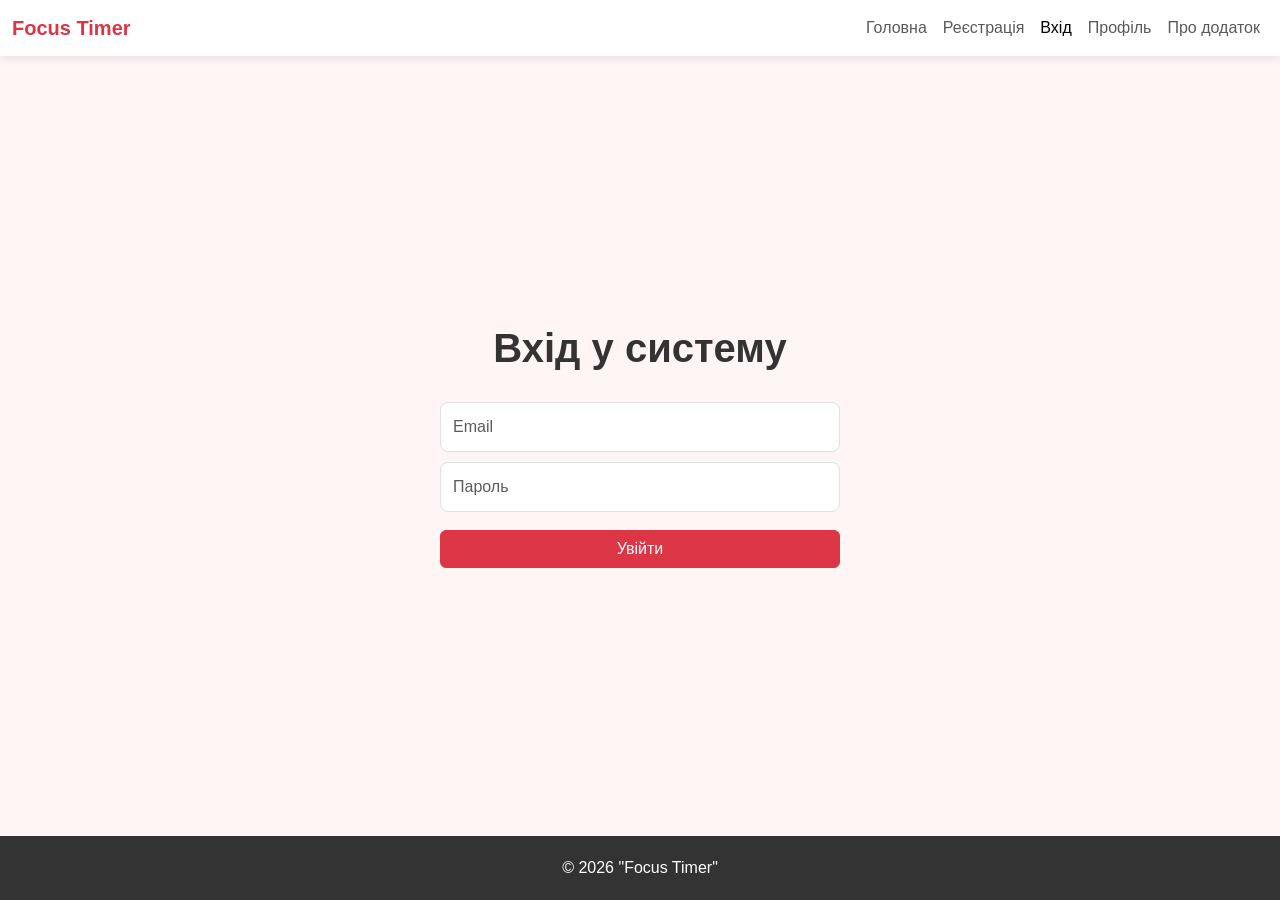
<file: html/login.html>
<!DOCTYPE html>
<html lang="uk">
<head>
    <meta charset="UTF-8">
    <meta name="viewport" content="width=device-width, initial-scale=1.0">
    <title>Вхід - Focus Timer</title>
    <link rel="stylesheet" href="https://cdn.jsdelivr.net/npm/bootstrap@5.3.0/dist/css/bootstrap.min.css">
    
    <style>
        :root {
            --primary-color: #dc3545;
            --bg-color: #fff5f5;
        }
        body {
            background-color: var(--bg-color);
            font-family: 'Segoe UI', Tahoma, Geneva, Verdana, sans-serif;
            display: flex;
            flex-direction: column;
            min-height: 100vh;
        }
        .main-container {
            flex: 1;
            display: flex;
            flex-direction: column;
            align-items: center;
            justify-content: center;
            padding: 50px 20px;
        }
        .form-container {
            width: 100%;
            max-width: 400px;
        }
        .navbar {
            background: white;
            box-shadow: 0 2px 10px rgba(0,0,0,0.1);
        }
        .form-control {
            border-radius: 8px;
            padding: 12px;
            margin-bottom: 10px;
        }
        h1 {
            color: #333;
            font-weight: 700;
            margin-bottom: 30px;
        }
        footer {
            text-align: center;
            padding: 20px;
            background: #333;
            color: white;
            margin-top: auto;
        }
    </style>
</head>
<body>
    <nav class="navbar navbar-expand-lg navbar-light">
        <div class="container-fluid">
            <a class="navbar-brand fw-bold" href="index.html" style="color: var(--primary-color);">Focus Timer</a>
            <button class="navbar-toggler" type="button" data-bs-toggle="collapse" data-bs-target="#navbarNav">
                <span class="navbar-toggler-icon"></span>
            </button>
            <div class="collapse navbar-collapse justify-content-end" id="navbarNav">
                <ul class="navbar-nav">
                    <li class="nav-item"><a class="nav-link" href="index.html">Головна</a></li>
                    <li class="nav-item"><a class="nav-link" href="registr.html">Реєстрація</a></li>
                    <li class="nav-item"><a class="nav-link active" href="login.html">Вхід</a></li>
                    <li class="nav-item"><a class="nav-link" href="profile.html">Профіль</a></li>
                    <li class="nav-item"><a class="nav-link" href="about.html">Про додаток</a></li>
                </ul>
            </div>
        </div>
    </nav>

    <main class="main-container">
        <h1>Вхід у систему</h1>
        <div class="form-container">
            <form id="login-form">
                <input id="login-email" type="email" class="form-control" placeholder="Email" required>
                <input id="login-pass" type="password" class="form-control" placeholder="Пароль" required>
                <button type="submit" class="btn btn-danger mt-2 w-100">Увійти</button>
            </form>
        </div>
    </main>

    <footer>&copy; 2026 "Focus Timer"</footer>

    <script src="https://cdn.jsdelivr.net/npm/bootstrap@5.3.0/dist/js/bootstrap.bundle.min.js"></script>
    <script src="auth_controller.js"></script>
</body>
</html>
</file>
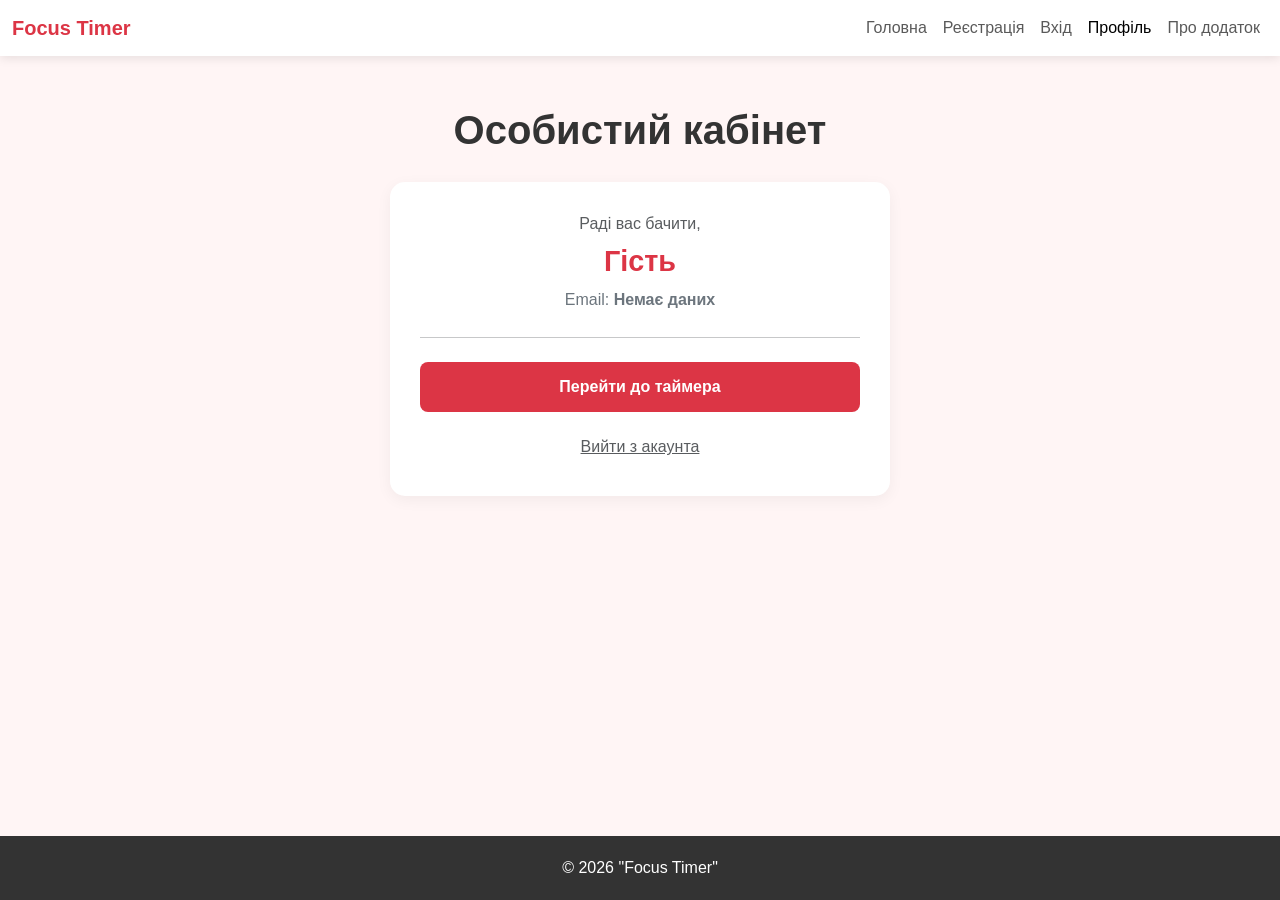
<file: html/profile.html>
<!DOCTYPE html>
<html lang="uk">
<head>
    <meta charset="UTF-8">
    <meta name="viewport" content="width=device-width, initial-scale=1.0">
    <title>Профіль - Focus Timer</title>
    <link rel="stylesheet" href="https://cdn.jsdelivr.net/npm/bootstrap@5.3.0/dist/css/bootstrap.min.css">
    
    <style>
        :root {
            --primary-color: #dc3545;
            --bg-color: #fff5f5;
        }
        body {
            background-color: var(--bg-color);
            font-family: 'Segoe UI', Tahoma, Geneva, Verdana, sans-serif;
            display: flex;
            flex-direction: column;
            min-height: 100vh;
        }
        .main-container {
            flex: 1;
            display: flex;
            flex-direction: column;
            align-items: center;
            padding: 50px 20px;
        }
        .profile-card {
            background: white;
            padding: 30px;
            border-radius: 15px;
            box-shadow: 0 4px 15px rgba(0,0,0,0.05);
            width: 100%;
            max-width: 500px;
            text-align: center;
            margin-top: 20px;
        }
        .navbar {
            background: white;
            box-shadow: 0 2px 10px rgba(0,0,0,0.1);
        }
        h1 {
            color: #333;
            font-weight: 700;
        }
        .user-name {
            color: var(--primary-color);
            font-size: 1.8rem;
            font-weight: bold;
            margin-bottom: 5px;
        }
        .user-email {
            color: #6c757d;
            margin-bottom: 25px;
        }
        footer {
            text-align: center;
            padding: 20px;
            background: #333;
            color: white;
            margin-top: auto;
        }
        .btn-go-home {
            background-color: var(--primary-color);
            color: white;
            font-weight: bold;
            padding: 12px;
            border-radius: 8px;
            transition: 0.3s;
        }
        .btn-go-home:hover {
            background-color: #c82333;
            color: white;
            transform: translateY(-2px);
        }
    </style>
</head>
<body>
    <nav class="navbar navbar-expand-lg navbar-light">
        <div class="container-fluid">
            <a class="navbar-brand fw-bold" href="index.html" style="color: var(--primary-color);">Focus Timer</a>
            <button class="navbar-toggler" type="button" data-bs-toggle="collapse" data-bs-target="#navbarNav">
                <span class="navbar-toggler-icon"></span>
            </button>
            <div class="collapse navbar-collapse justify-content-end" id="navbarNav">
                <ul class="navbar-nav">
                    <li class="nav-item"><a class="nav-link" href="index.html">Головна</a></li>
                    <li class="nav-item"><a class="nav-link" href="registr.html">Реєстрація</a></li>
                    <li class="nav-item"><a class="nav-link" href="login.html">Вхід</a></li>
                    <li class="nav-item"><a class="nav-link active" href="profile.html">Профіль</a></li>
                    <li class="nav-item"><a class="nav-link" href="about.html">Про додаток</a></li>
                </ul>
            </div>
        </div>
    </nav>

    <main class="main-container">
        <h1>Особистий кабінет</h1>
        
        <div class="profile-card">
            <p class="text-muted mb-1">Раді вас бачити,</p>
            <div id="display-name" class="user-name">Завантаження...</div>
            <p class="user-email">Email: <strong id="display-email">...</strong></p>
            
            <hr>
            
            <div class="d-grid gap-2">
                <a href="index.html" class="btn btn-go-home mt-2">Перейти до таймера</a>
                <button id="logout-btn" class="btn btn-link text-muted mt-2">Вийти з акаунта</button>
            </div>
        </div>
    </main>

    <footer>&copy; 2026 "Focus Timer"</footer>

    <script src="https://cdn.jsdelivr.net/npm/bootstrap@5.3.0/dist/js/bootstrap.bundle.min.js"></script>
    
    <script>
        document.addEventListener('DOMContentLoaded', function() {
            const savedName = localStorage.getItem('focus_user_name');
            const savedEmail = localStorage.getItem('focus_user_email');

            if (savedName) {
                document.getElementById('display-name').textContent = savedName;
                document.getElementById('display-email').textContent = savedEmail;
            } else {
                document.getElementById('display-name').textContent = 'Гість';
                document.getElementById('display-email').textContent = 'Немає даних';
            }

            document.getElementById('logout-btn').addEventListener('click', function() {
                localStorage.removeItem('focus_user_name');
                localStorage.removeItem('focus_user_email');
                alert('Ви вийшли з системи!');
                window.location.href = 'login.html';
            });
        });
    </script>
</body>
</html>
</file>
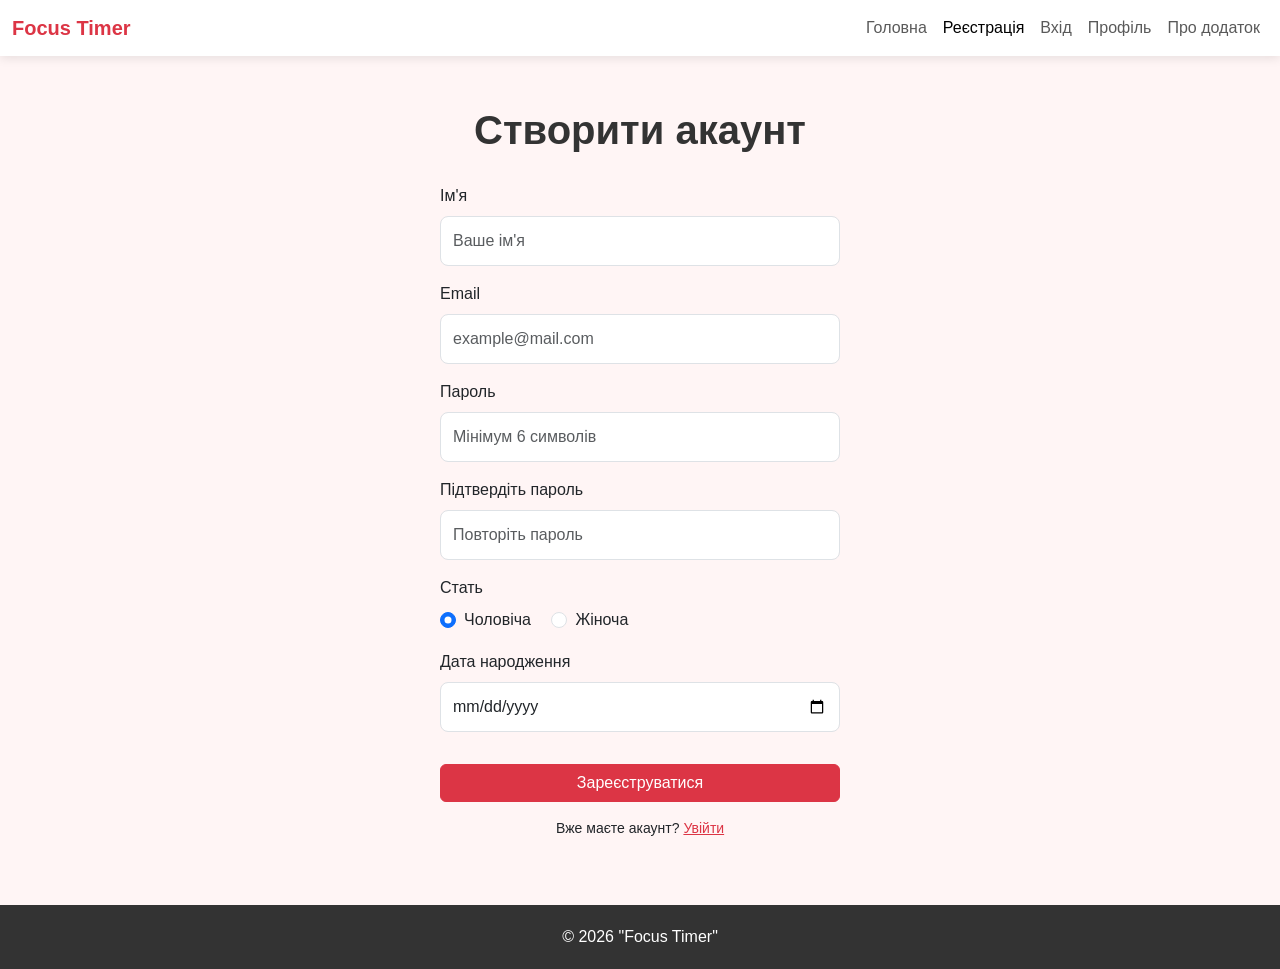
<file: html/registr.html>
<!DOCTYPE html>
<html lang="uk">
<head>
    <meta charset="UTF-8">
    <meta name="viewport" content="width=device-width, initial-scale=1.0">
    <title>Реєстрація - Focus Timer</title>
    <link rel="stylesheet" href="https://cdn.jsdelivr.net/npm/bootstrap@5.3.0/dist/css/bootstrap.min.css">
    
    <style>
        :root {
            --primary-color: #dc3545;
            --bg-color: #fff5f5;
        }
        body {
            background-color: var(--bg-color);
            font-family: 'Segoe UI', Tahoma, Geneva, Verdana, sans-serif;
            display: flex;
            flex-direction: column;
            min-height: 100vh;
        }
        .main-container {
            flex: 1;
            display: flex;
            flex-direction: column;
            align-items: center;
            justify-content: center;
            padding: 50px 20px;
        }
        .navbar {
            background: white;
            box-shadow: 0 2px 10px rgba(0,0,0,0.1);
        }
        .form-control {
            border-radius: 8px;
            padding: 12px;
        }
        h1 {
            color: #333;
            font-weight: 700;
            margin-bottom: 30px;
        }
        footer {
            text-align: center;
            padding: 20px;
            background: #333;
            color: white;
            margin-top: auto;
        }
    </style>
</head>
<body>
    <nav class="navbar navbar-expand-lg navbar-light">
        <div class="container-fluid">
            <a class="navbar-brand fw-bold" href="index.html" style="color: var(--primary-color);">Focus Timer</a>
            <button class="navbar-toggler" type="button" data-bs-toggle="collapse" data-bs-target="#navbarNav">
                <span class="navbar-toggler-icon"></span>
            </button>
            <div class="collapse navbar-collapse justify-content-end" id="navbarNav">
                <ul class="navbar-nav">
                    <li class="nav-item"><a class="nav-link" href="index.html">Головна</a></li>
                    <li class="nav-item"><a class="nav-link active" href="registr.html">Реєстрація</a></li>
                    <li class="nav-item"><a class="nav-link" href="login.html">Вхід</a></li>
                    <li class="nav-item"><a class="nav-link" href="profile.html">Профіль</a></li>
                    <li class="nav-item"><a class="nav-link" href="about.html">Про додаток</a></li>
                </ul>
            </div>
        </div>
    </nav>

    <main class="main-container">
        <h1>Створити акаунт</h1>
        <form id="reg-form" style="max-width: 400px; width: 100%; text-align: left;">
            <div class="mb-3">
                <label class="form-label">Ім'я</label>
                <input type="text" id="reg-name" class="form-control" placeholder="Ваше ім'я" required>
            </div>
            <div class="mb-3">
                <label class="form-label">Email</label>
                <input type="email" id="reg-email" class="form-control" placeholder="example@mail.com" required>
            </div>
            
            <div class="mb-3">
                <label class="form-label">Пароль</label>
                <input type="password" id="reg-password" class="form-control" placeholder="Мінімум 6 символів" required>
            </div>
            
            <div class="mb-3">
                <label class="form-label">Підтвердіть пароль</label>
                <input type="password" id="reg-password-confirm" class="form-control" placeholder="Повторіть пароль" required>
            </div>

            <div class="mb-3">
                <label class="form-label d-block">Стать</label>
                <div class="form-check form-check-inline">
                    <input class="form-check-input" type="radio" name="gender" id="m" value="male" checked>
                    <label class="form-check-label" for="m">Чоловіча</label>
                </div>
                <div class="form-check form-check-inline">
                    <input class="form-check-input" type="radio" name="gender" id="f" value="female">
                    <label class="form-check-label" for="f">Жіноча</label>
                </div>
            </div>
            <div class="mb-3">
                <label class="form-label">Дата народження</label>
                <input type="date" id="reg-date" class="form-control" required>
            </div>
            <button type="submit" class="btn btn-danger w-100 mt-3">Зареєструватися</button>
            <p class="text-center mt-3 small">Вже маєте акаунт? <a href="login.html" style="color: var(--primary-color);">Увійти</a></p>
        </form>
    </main>

    <footer>&copy; 2026 "Focus Timer"</footer>
    
    <script src="https://cdn.jsdelivr.net/npm/bootstrap@5.3.0/dist/js/bootstrap.bundle.min.js"></script>
    <script src="auth_controller.js"></script>
</body>
</html>
</file>
